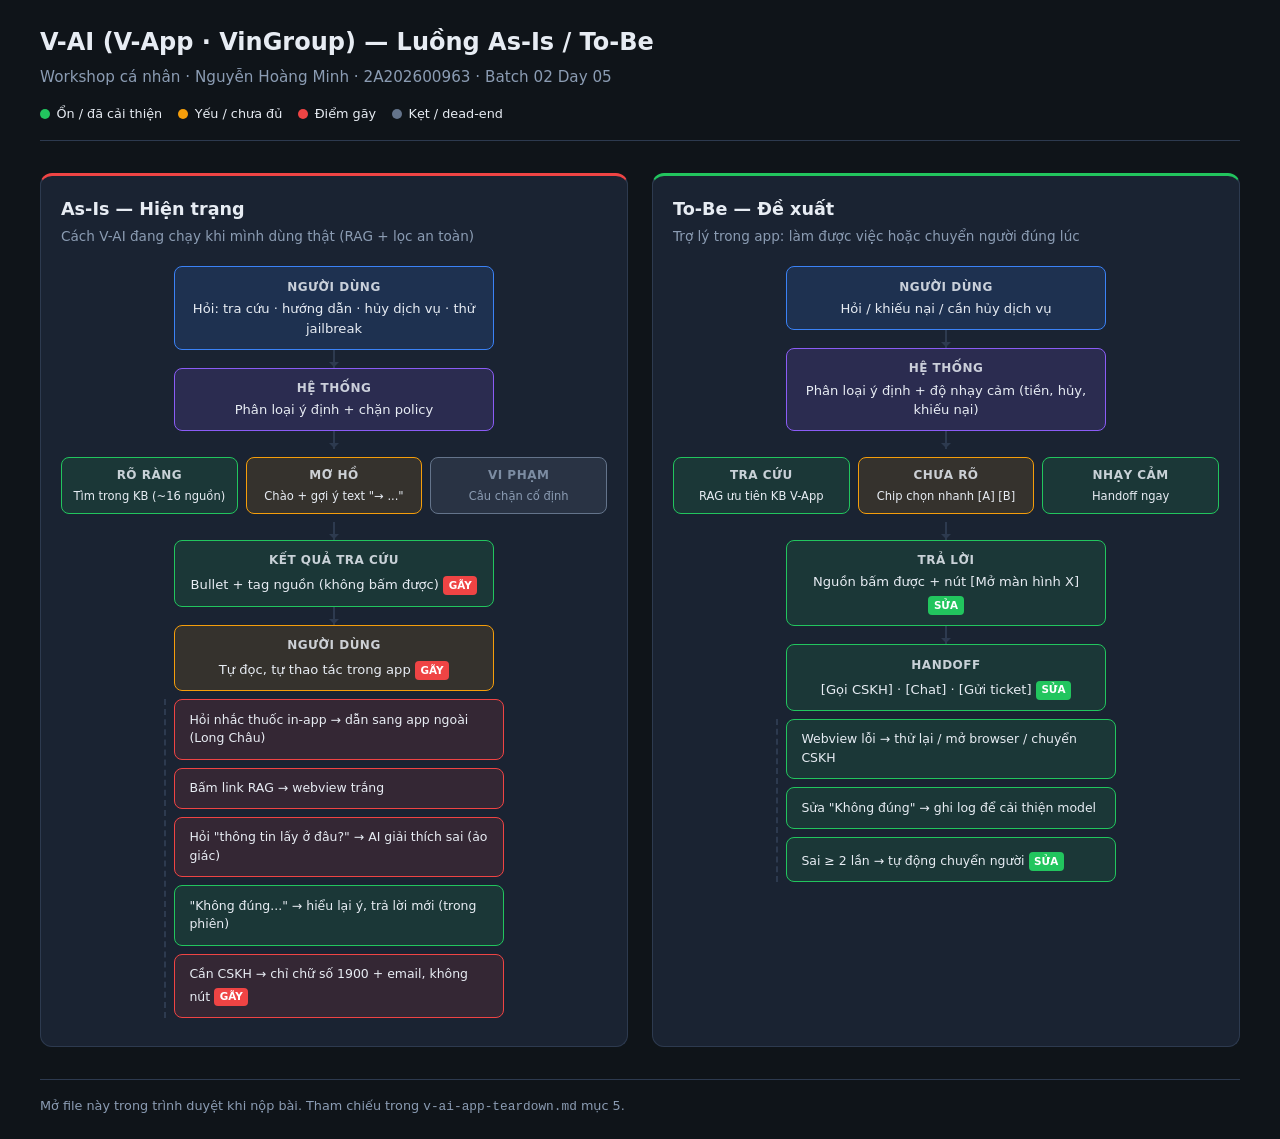
<file: Lab5/01-invidual-workshop/v-ai-flows.html>
<!DOCTYPE html>
<html lang="vi">
<head>
  <meta charset="UTF-8" />
  <meta name="viewport" content="width=device-width, initial-scale=1" />
  <title>V-AI — As-Is / To-Be · Nguyễn Hoàng Minh</title>
  <style>
    :root {
      --bg: #0f1419;
      --card: #1a2332;
      --border: #2d3a4f;
      --text: #e7ecf3;
      --muted: #8b9cb3;
      --user: #3b82f6;
      --ai: #8b5cf6;
      --ok: #22c55e;
      --warn: #f59e0b;
      --break: #ef4444;
      --dead: #64748b;
    }
    * { box-sizing: border-box; margin: 0; padding: 0; }
    body {
      font-family: "Segoe UI", system-ui, sans-serif;
      background: var(--bg);
      color: var(--text);
      line-height: 1.5;
      padding: 1.5rem;
    }
    header {
      max-width: 1200px;
      margin: 0 auto 2rem;
      border-bottom: 1px solid var(--border);
      padding-bottom: 1rem;
    }
    header h1 { font-size: 1.5rem; font-weight: 600; }
    header p { color: var(--muted); margin-top: 0.35rem; font-size: 0.95rem; }
    .legend {
      display: flex;
      flex-wrap: wrap;
      gap: 1rem;
      margin-top: 1rem;
      font-size: 0.8rem;
    }
    .legend span {
      display: inline-flex;
      align-items: center;
      gap: 0.4rem;
    }
    .dot { width: 10px; height: 10px; border-radius: 50%; }
    .dot.ok { background: var(--ok); }
    .dot.warn { background: var(--warn); }
    .dot.break { background: var(--break); }
    .dot.dead { background: var(--dead); }

    .columns {
      display: grid;
      grid-template-columns: 1fr 1fr;
      gap: 1.5rem;
      max-width: 1200px;
      margin: 0 auto;
    }
    @media (max-width: 900px) {
      .columns { grid-template-columns: 1fr; }
    }

    section.flow-panel {
      background: var(--card);
      border: 1px solid var(--border);
      border-radius: 12px;
      padding: 1.25rem;
    }
    section.flow-panel h2 {
      font-size: 1.1rem;
      margin-bottom: 0.25rem;
    }
    section.flow-panel .subtitle {
      color: var(--muted);
      font-size: 0.85rem;
      margin-bottom: 1.25rem;
    }
    section.flow-panel.as-is { border-top: 3px solid var(--break); }
    section.flow-panel.to-be { border-top: 3px solid var(--ok); }

    .flow {
      display: flex;
      flex-direction: column;
      align-items: center;
      gap: 0;
    }
    .node {
      width: 100%;
      max-width: 320px;
      padding: 0.65rem 0.9rem;
      border-radius: 8px;
      font-size: 0.82rem;
      text-align: center;
      border: 1px solid var(--border);
      position: relative;
    }
    .node.user { background: rgba(59, 130, 246, 0.15); border-color: var(--user); }
    .node.ai { background: rgba(139, 92, 246, 0.15); border-color: var(--ai); }
    .node.ok { background: rgba(34, 197, 94, 0.12); border-color: var(--ok); }
    .node.warn { background: rgba(245, 158, 11, 0.12); border-color: var(--warn); }
    .node.break { background: rgba(239, 68, 68, 0.12); border-color: var(--break); }
    .node.dead { background: rgba(100, 116, 139, 0.2); border-color: var(--dead); color: var(--muted); }
    .node strong { display: block; font-size: 0.75rem; text-transform: uppercase; letter-spacing: 0.04em; margin-bottom: 0.2rem; opacity: 0.85; }

    .arrow {
      width: 2px;
      height: 18px;
      background: var(--border);
      position: relative;
    }
    .arrow::after {
      content: "";
      position: absolute;
      bottom: -4px;
      left: 50%;
      transform: translateX(-50%);
      border: 5px solid transparent;
      border-top-color: var(--border);
    }

    .fork {
      width: 100%;
      display: grid;
      grid-template-columns: repeat(3, 1fr);
      gap: 0.5rem;
      margin: 0.5rem 0;
    }
    .fork .node { max-width: none; font-size: 0.72rem; padding: 0.5rem; }

    .branch-list {
      width: 100%;
      max-width: 340px;
      margin: 0.5rem 0;
      padding-left: 0.5rem;
      border-left: 2px dashed var(--border);
    }
    .branch-list .node {
      max-width: 100%;
      margin-bottom: 0.5rem;
      text-align: left;
      font-size: 0.78rem;
    }
    .branch-list .node:last-child { margin-bottom: 0; }

    .tag {
      display: inline-block;
      font-size: 0.65rem;
      padding: 0.1rem 0.35rem;
      border-radius: 4px;
      margin-top: 0.25rem;
      font-weight: 600;
    }
    .tag.gap { background: var(--break); color: #fff; }
    .tag.fix { background: var(--ok); color: #fff; }

    footer {
      max-width: 1200px;
      margin: 2rem auto 0;
      padding-top: 1rem;
      border-top: 1px solid var(--border);
      color: var(--muted);
      font-size: 0.8rem;
    }
  </style>
</head>
<body>
  <header>
    <h1>V-AI (V-App · VinGroup) — Luồng As-Is / To-Be</h1>
    <p>Workshop cá nhân · Nguyễn Hoàng Minh · 2A202600963 · Batch 02 Day 05</p>
    <div class="legend">
      <span><span class="dot ok"></span> Ổn / đã cải thiện</span>
      <span><span class="dot warn"></span> Yếu / chưa đủ</span>
      <span><span class="dot break"></span> Điểm gãy</span>
      <span><span class="dot dead"></span> Kẹt / dead-end</span>
    </div>
  </header>

  <div class="columns">
    <!-- AS-IS -->
    <section class="flow-panel as-is">
      <h2>As-Is — Hiện trạng</h2>
      <p class="subtitle">Cách V-AI đang chạy khi mình dùng thật (RAG + lọc an toàn)</p>

      <div class="flow">
        <div class="node user">
          <strong>Người dùng</strong>
          Hỏi: tra cứu · hướng dẫn · hủy dịch vụ · thử jailbreak
        </div>
        <div class="arrow"></div>
        <div class="node ai">
          <strong>Hệ thống</strong>
          Phân loại ý định + chặn policy
        </div>
        <div class="arrow"></div>

        <div class="fork">
          <div class="node ok">
            <strong>Rõ ràng</strong>
            Tìm trong KB (~16 nguồn)
          </div>
          <div class="node warn">
            <strong>Mơ hồ</strong>
            Chào + gợi ý text "→ ..."
          </div>
          <div class="node dead">
            <strong>Vi phạm</strong>
            Câu chặn cố định
          </div>
        </div>

        <div class="arrow"></div>
        <div class="node ok">
          <strong>Kết quả tra cứu</strong>
          Bullet + tag nguồn (không bấm được)
          <span class="tag gap">GÃY</span>
        </div>
        <div class="arrow"></div>
        <div class="node warn">
          <strong>Người dùng</strong>
          Tự đọc, tự thao tác trong app
          <span class="tag gap">GÃY</span>
        </div>

        <div class="branch-list">
          <div class="node break">
            Hỏi nhắc thuốc in-app → dẫn sang app ngoài (Long Châu)
          </div>
          <div class="node break">
            Bấm link RAG → webview trắng
          </div>
          <div class="node break">
            Hỏi "thông tin lấy ở đâu?" → AI giải thích sai (ảo giác)
          </div>
          <div class="node ok">
            "Không đúng..." → hiểu lại ý, trả lời mới (trong phiên)
          </div>
          <div class="node break">
            Cần CSKH → chỉ chữ số 1900 + email, không nút
            <span class="tag gap">GÃY</span>
          </div>
        </div>
      </div>
    </section>

    <!-- TO-BE -->
    <section class="flow-panel to-be">
      <h2>To-Be — Đề xuất</h2>
      <p class="subtitle">Trợ lý trong app: làm được việc hoặc chuyển người đúng lúc</p>

      <div class="flow">
        <div class="node user">
          <strong>Người dùng</strong>
          Hỏi / khiếu nại / cần hủy dịch vụ
        </div>
        <div class="arrow"></div>
        <div class="node ai">
          <strong>Hệ thống</strong>
          Phân loại ý định + độ nhạy cảm (tiền, hủy, khiếu nại)
        </div>
        <div class="arrow"></div>

        <div class="fork">
          <div class="node ok">
            <strong>Tra cứu</strong>
            RAG ưu tiên KB V-App
          </div>
          <div class="node warn">
            <strong>Chưa rõ</strong>
            Chip chọn nhanh [A] [B]
          </div>
          <div class="node ok">
            <strong>Nhạy cảm</strong>
            Handoff ngay
          </div>
        </div>

        <div class="arrow"></div>
        <div class="node ok">
          <strong>Trả lời</strong>
          Nguồn bấm được + nút [Mở màn hình X]
          <span class="tag fix">SỬA</span>
        </div>
        <div class="arrow"></div>
        <div class="node ok">
          <strong>Handoff</strong>
          [Gọi CSKH] · [Chat] · [Gửi ticket]
          <span class="tag fix">SỬA</span>
        </div>

        <div class="branch-list">
          <div class="node ok">
            Webview lỗi → thử lại / mở browser / chuyển CSKH
          </div>
          <div class="node ok">
            Sửa "Không đúng" → ghi log để cải thiện model
          </div>
          <div class="node ok">
            Sai ≥ 2 lần → tự động chuyển người
            <span class="tag fix">SỬA</span>
          </div>
        </div>
      </div>
    </section>
  </div>

  <footer>
    Mở file này trong trình duyệt khi nộp bài. Tham chiếu trong <code>v-ai-app-teardown.md</code> mục 5.
  </footer>
</body>
</html>
</file>
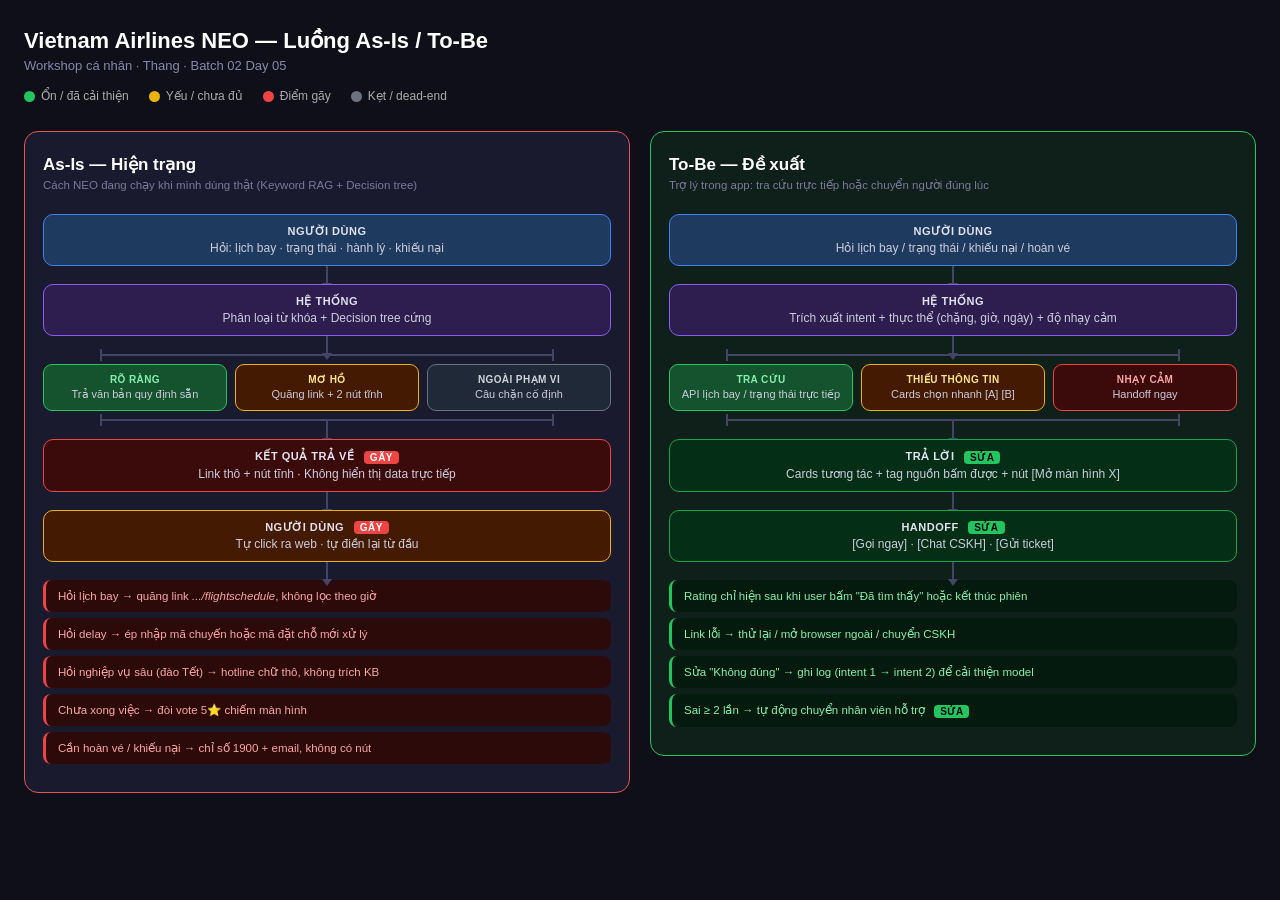
<file: Lab6/Day06-Lop-NhomC3/01-invidual-workshop/neo-flows.html>
<!DOCTYPE html>
<html lang="vi">
<head>
<meta charset="UTF-8" />
<meta name="viewport" content="width=device-width, initial-scale=1.0" />
<title>Vietnam Airlines NEO — Luồng As-Is / To-Be</title>
<style>
  * { box-sizing: border-box; margin: 0; padding: 0; }

  body {
    background: #0f0f1a;
    color: #e2e2f0;
    font-family: 'Segoe UI', sans-serif;
    font-size: 13px;
    padding: 28px 24px 48px;
    min-height: 100vh;
  }

  /* ── Header ── */
  .page-title {
    font-size: 22px;
    font-weight: 700;
    color: #fff;
    margin-bottom: 4px;
  }
  .page-sub {
    font-size: 13px;
    color: #8888aa;
    margin-bottom: 16px;
  }

  /* Legend */
  .legend {
    display: flex;
    gap: 20px;
    margin-bottom: 28px;
    flex-wrap: wrap;
  }
  .legend-item {
    display: flex;
    align-items: center;
    gap: 6px;
    font-size: 12px;
    color: #aaa;
  }
  .dot {
    width: 11px; height: 11px;
    border-radius: 50%;
    flex-shrink: 0;
  }
  .dot-green  { background: #22c55e; }
  .dot-yellow { background: #eab308; }
  .dot-red    { background: #ef4444; }
  .dot-gray   { background: #6b7280; }

  /* ── Two-column layout ── */
  .panels {
    display: grid;
    grid-template-columns: 1fr 1fr;
    gap: 20px;
    align-items: start;
  }

  /* Panel card */
  .panel {
    border-radius: 14px;
    padding: 22px 18px 28px;
  }
  .panel-asis  { background: #1a1a2e; border: 1.5px solid #e55555; }
  .panel-tobe  { background: #0f1f1a; border: 1.5px solid #22c55e; }

  .panel-heading {
    font-size: 17px;
    font-weight: 700;
    margin-bottom: 3px;
    color: #fff;
  }
  .panel-desc {
    font-size: 11.5px;
    color: #7a7a99;
    margin-bottom: 22px;
  }

  /* ── Flow nodes ── */
  .flow { display: flex; flex-direction: column; align-items: center; gap: 0; }

  .node {
    width: 100%;
    border-radius: 10px;
    padding: 10px 14px;
    text-align: center;
    font-weight: 600;
    font-size: 12px;
    position: relative;
  }
  .node-title {
    font-size: 11px;
    font-weight: 700;
    letter-spacing: .5px;
    text-transform: uppercase;
    margin-bottom: 3px;
  }
  .node-body {
    font-size: 12px;
    font-weight: 400;
    color: #ccd;
  }

  .node-user   { background: #1e3a5f; border: 1.5px solid #3b82f6; }
  .node-system { background: #2d1e4f; border: 1.5px solid #8b5cf6; }
  .node-ok     { background: #14532d; border: 1.5px solid #22c55e; }
  .node-warn   { background: #451a03; border: 1.5px solid #eab308; }
  .node-fail   { background: #3b0a0a; border: 1.5px solid #ef4444; }
  .node-dead   { background: #1f2937; border: 1.5px solid #6b7280; }
  .node-fix    { background: #052e16; border: 1.5px solid #16a34a; }

  /* Tag badges */
  .tag {
    display: inline-block;
    font-size: 10px;
    font-weight: 700;
    padding: 1px 6px;
    border-radius: 4px;
    margin-left: 6px;
    vertical-align: middle;
  }
  .tag-gay  { background: #ef4444; color: #fff; }
  .tag-sua  { background: #22c55e; color: #000; }

  /* Arrow */
  .arrow {
    width: 2px;
    height: 18px;
    background: #444466;
    margin: 0 auto;
    position: relative;
  }
  .arrow::after {
    content: '';
    position: absolute;
    bottom: -6px;
    left: 50%;
    transform: translateX(-50%);
    border-left: 5px solid transparent;
    border-right: 5px solid transparent;
    border-top: 7px solid #444466;
  }

  /* Branch row */
  .branch-row {
    display: grid;
    gap: 8px;
    width: 100%;
  }
  .branch-row-3 { grid-template-columns: 1fr 1fr 1fr; }
  .branch-row-2 { grid-template-columns: 1fr 1fr; }

  .branch-node {
    border-radius: 9px;
    padding: 9px 8px;
    text-align: center;
  }
  .branch-label {
    font-size: 10px;
    font-weight: 700;
    letter-spacing: .4px;
    text-transform: uppercase;
    margin-bottom: 3px;
  }
  .branch-body {
    font-size: 11px;
    color: #ccd;
  }

  /* Fail detail list */
  .fail-list {
    display: flex;
    flex-direction: column;
    gap: 6px;
    width: 100%;
    margin-top: 0;
  }
  .fail-item {
    border-radius: 8px;
    padding: 9px 12px;
    font-size: 11.5px;
    color: #fca5a5;
    border-left: 3px solid #ef4444;
    background: #2d0a0a;
  }
  .fix-item {
    border-radius: 8px;
    padding: 9px 12px;
    font-size: 11.5px;
    color: #86efac;
    border-left: 3px solid #22c55e;
    background: #041a0e;
  }

  /* connector lines for branch */
  .branch-connector {
    width: 100%;
    display: flex;
    justify-content: center;
    margin: 0;
    padding: 0;
    height: 18px;
    position: relative;
  }
  .branch-connector::before {
    content: '';
    position: absolute;
    top: 0; left: 50%;
    transform: translateX(-50%);
    width: 2px; height: 100%;
    background: #444466;
  }

  .horiz-line {
    width: 80%;
    height: 2px;
    background: #444466;
    margin: 0 auto;
    position: relative;
  }
  .horiz-line::before,
  .horiz-line::after {
    content: '';
    position: absolute;
    top: -5px;
    width: 2px; height: 12px;
    background: #444466;
  }
  .horiz-line::before { left: 0; }
  .horiz-line::after  { right: 0; }

  .spacer { height: 8px; }
</style>
</head>
<body>

<div class="page-title">Vietnam Airlines NEO — Luồng As-Is / To-Be</div>
<div class="page-sub">Workshop cá nhân · Thang · Batch 02 Day 05</div>

<div class="legend">
  <div class="legend-item"><div class="dot dot-green"></div> Ổn / đã cải thiện</div>
  <div class="legend-item"><div class="dot dot-yellow"></div> Yếu / chưa đủ</div>
  <div class="legend-item"><div class="dot dot-red"></div> Điểm gãy</div>
  <div class="legend-item"><div class="dot dot-gray"></div> Kẹt / dead-end</div>
</div>

<div class="panels">

  <!-- ══════════════ AS-IS ══════════════ -->
  <div class="panel panel-asis">
    <div class="panel-heading">As-Is — Hiện trạng</div>
    <div class="panel-desc">Cách NEO đang chạy khi mình dùng thật (Keyword RAG + Decision tree)</div>

    <div class="flow">

      <!-- User -->
      <div class="node node-user">
        <div class="node-title">Người Dùng</div>
        <div class="node-body">Hỏi: lịch bay · trạng thái · hành lý · khiếu nại</div>
      </div>

      <div class="arrow"></div>

      <!-- System -->
      <div class="node node-system">
        <div class="node-title">Hệ Thống</div>
        <div class="node-body">Phân loại từ khóa + Decision tree cứng</div>
      </div>

      <div class="arrow"></div>

      <!-- Horizontal spread -->
      <div class="horiz-line"></div>
      <div class="spacer"></div>

      <!-- 3 branches -->
      <div class="branch-row branch-row-3">
        <div class="branch-node node-ok">
          <div class="branch-label" style="color:#86efac;">Rõ Ràng</div>
          <div class="branch-body">Trả văn bản quy định sẵn</div>
        </div>
        <div class="branch-node node-warn">
          <div class="branch-label" style="color:#fde68a;">Mơ Hồ</div>
          <div class="branch-body">Quăng link + 2 nút tĩnh</div>
        </div>
        <div class="branch-node node-dead">
          <div class="branch-label" style="color:#d1d5db;">Ngoài Phạm Vi</div>
          <div class="branch-body">Câu chặn cố định</div>
        </div>
      </div>

      <div class="spacer"></div>
      <div class="horiz-line"></div>
      <div class="arrow"></div>

      <!-- Kết quả -->
      <div class="node node-fail">
        <div class="node-title">Kết Quả Trả Về <span class="tag tag-gay">GÃY</span></div>
        <div class="node-body">Link thô + nút tĩnh · Không hiển thị data trực tiếp</div>
      </div>

      <div class="arrow"></div>

      <!-- User tự làm -->
      <div class="node node-warn">
        <div class="node-title">Người Dùng <span class="tag tag-gay">GÃY</span></div>
        <div class="node-body">Tự click ra web · tự điền lại từ đầu</div>
      </div>

      <div class="arrow"></div>

      <!-- Điểm gãy chi tiết -->
      <div class="fail-list">
        <div class="fail-item">Hỏi lịch bay → quăng link <em>.../flightschedule</em>, không lọc theo giờ</div>
        <div class="fail-item">Hỏi delay → ép nhập mã chuyến hoặc mã đặt chỗ mới xử lý</div>
        <div class="fail-item">Hỏi nghiệp vụ sâu (đào Tết) → hotline chữ thô, không trích KB</div>
        <div class="fail-item">Chưa xong việc → đòi vote 5⭐ chiếm màn hình</div>
        <div class="fail-item">Cần hoàn vé / khiếu nại → chỉ số 1900 + email, không có nút</div>
      </div>

    </div>
  </div>

  <!-- ══════════════ TO-BE ══════════════ -->
  <div class="panel panel-tobe">
    <div class="panel-heading">To-Be — Đề xuất</div>
    <div class="panel-desc">Trợ lý trong app: tra cứu trực tiếp hoặc chuyển người đúng lúc</div>

    <div class="flow">

      <!-- User -->
      <div class="node node-user">
        <div class="node-title">Người Dùng</div>
        <div class="node-body">Hỏi lịch bay / trạng thái / khiếu nại / hoàn vé</div>
      </div>

      <div class="arrow"></div>

      <!-- System -->
      <div class="node node-system">
        <div class="node-title">Hệ Thống</div>
        <div class="node-body">Trích xuất intent + thực thể (chặng, giờ, ngày) + độ nhạy cảm</div>
      </div>

      <div class="arrow"></div>

      <!-- Horizontal spread -->
      <div class="horiz-line"></div>
      <div class="spacer"></div>

      <!-- 3 branches -->
      <div class="branch-row branch-row-3">
        <div class="branch-node node-ok">
          <div class="branch-label" style="color:#86efac;">Tra Cứu</div>
          <div class="branch-body">API lịch bay / trạng thái trực tiếp</div>
        </div>
        <div class="branch-node node-warn">
          <div class="branch-label" style="color:#fde68a;">Thiếu Thông Tin</div>
          <div class="branch-body">Cards chọn nhanh [A] [B]</div>
        </div>
        <div class="branch-node node-fail">
          <div class="branch-label" style="color:#fca5a5;">Nhạy Cảm</div>
          <div class="branch-body">Handoff ngay</div>
        </div>
      </div>

      <div class="spacer"></div>
      <div class="horiz-line"></div>
      <div class="arrow"></div>

      <!-- Trả lời -->
      <div class="node node-fix">
        <div class="node-title">Trả Lời <span class="tag tag-sua">SỬA</span></div>
        <div class="node-body">Cards tương tác + tag nguồn bấm được + nút [Mở màn hình X]</div>
      </div>

      <div class="arrow"></div>

      <!-- Handoff -->
      <div class="node node-fix">
        <div class="node-title">Handoff <span class="tag tag-sua">SỬA</span></div>
        <div class="node-body">[Gọi ngay] · [Chat CSKH] · [Gửi ticket]</div>
      </div>

      <div class="arrow"></div>

      <!-- Cải thiện bổ sung -->
      <div class="fail-list">
        <div class="fix-item">Rating chỉ hiện sau khi user bấm "Đã tìm thấy" hoặc kết thúc phiên</div>
        <div class="fix-item">Link lỗi → thử lại / mở browser ngoài / chuyển CSKH</div>
        <div class="fix-item">Sửa "Không đúng" → ghi log (intent 1 → intent 2) để cải thiện model</div>
        <div class="fix-item">Sai ≥ 2 lần → tự động chuyển nhân viên hỗ trợ <span class="tag tag-sua">SỬA</span></div>
      </div>

    </div>
  </div>

</div><!-- /.panels -->

</body>
</html>
</file>
